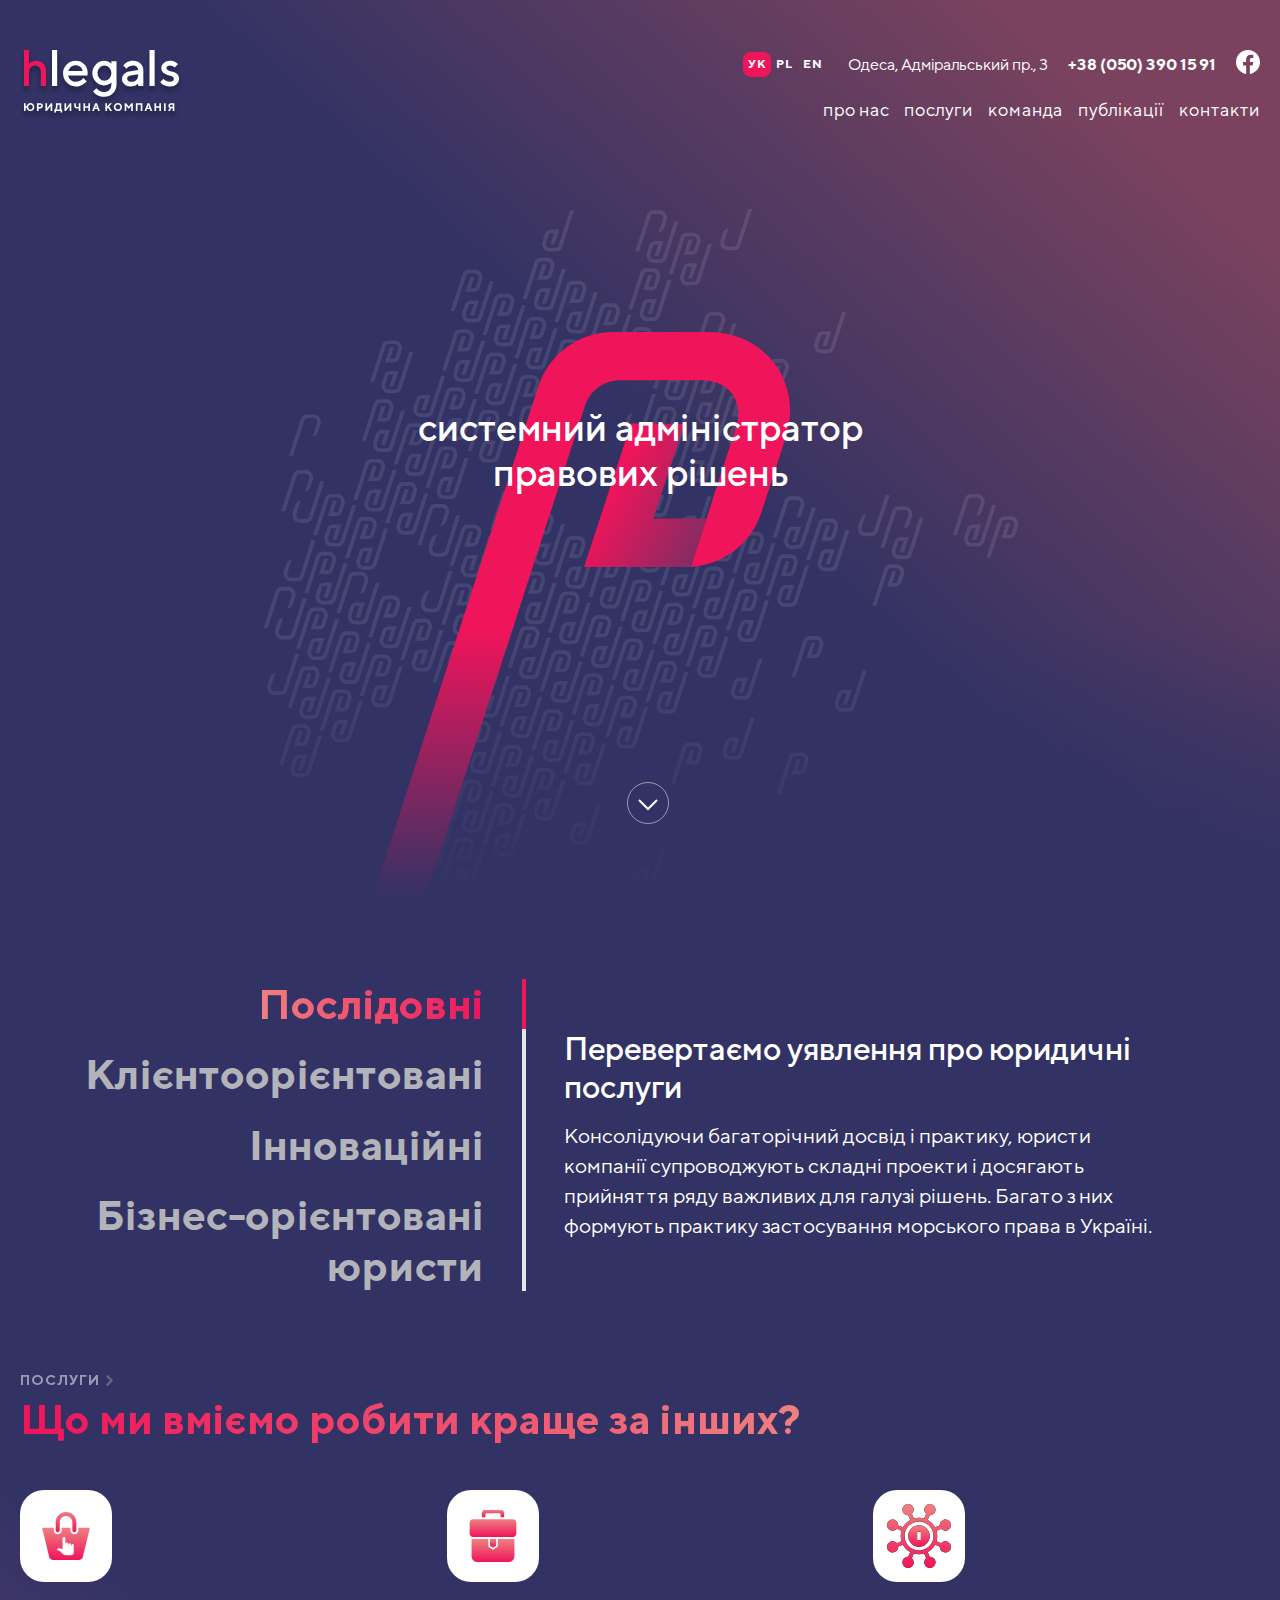
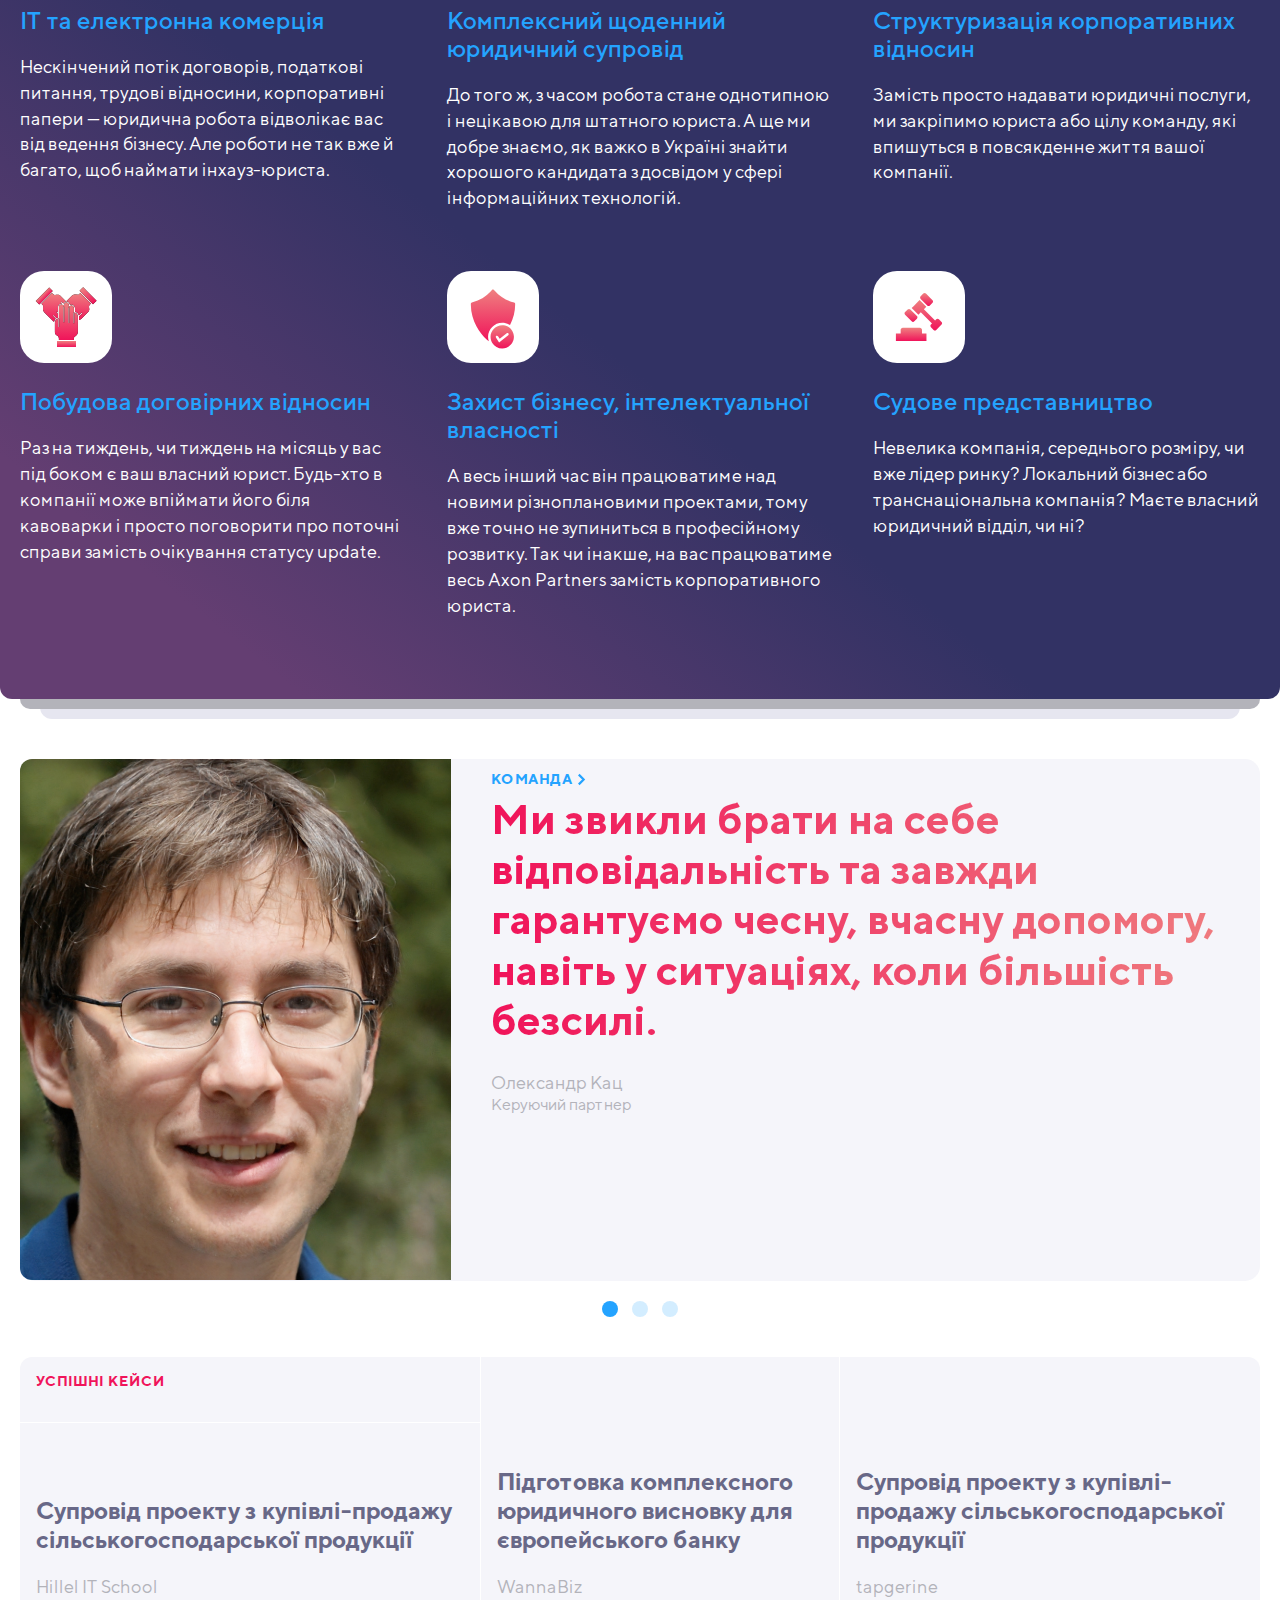
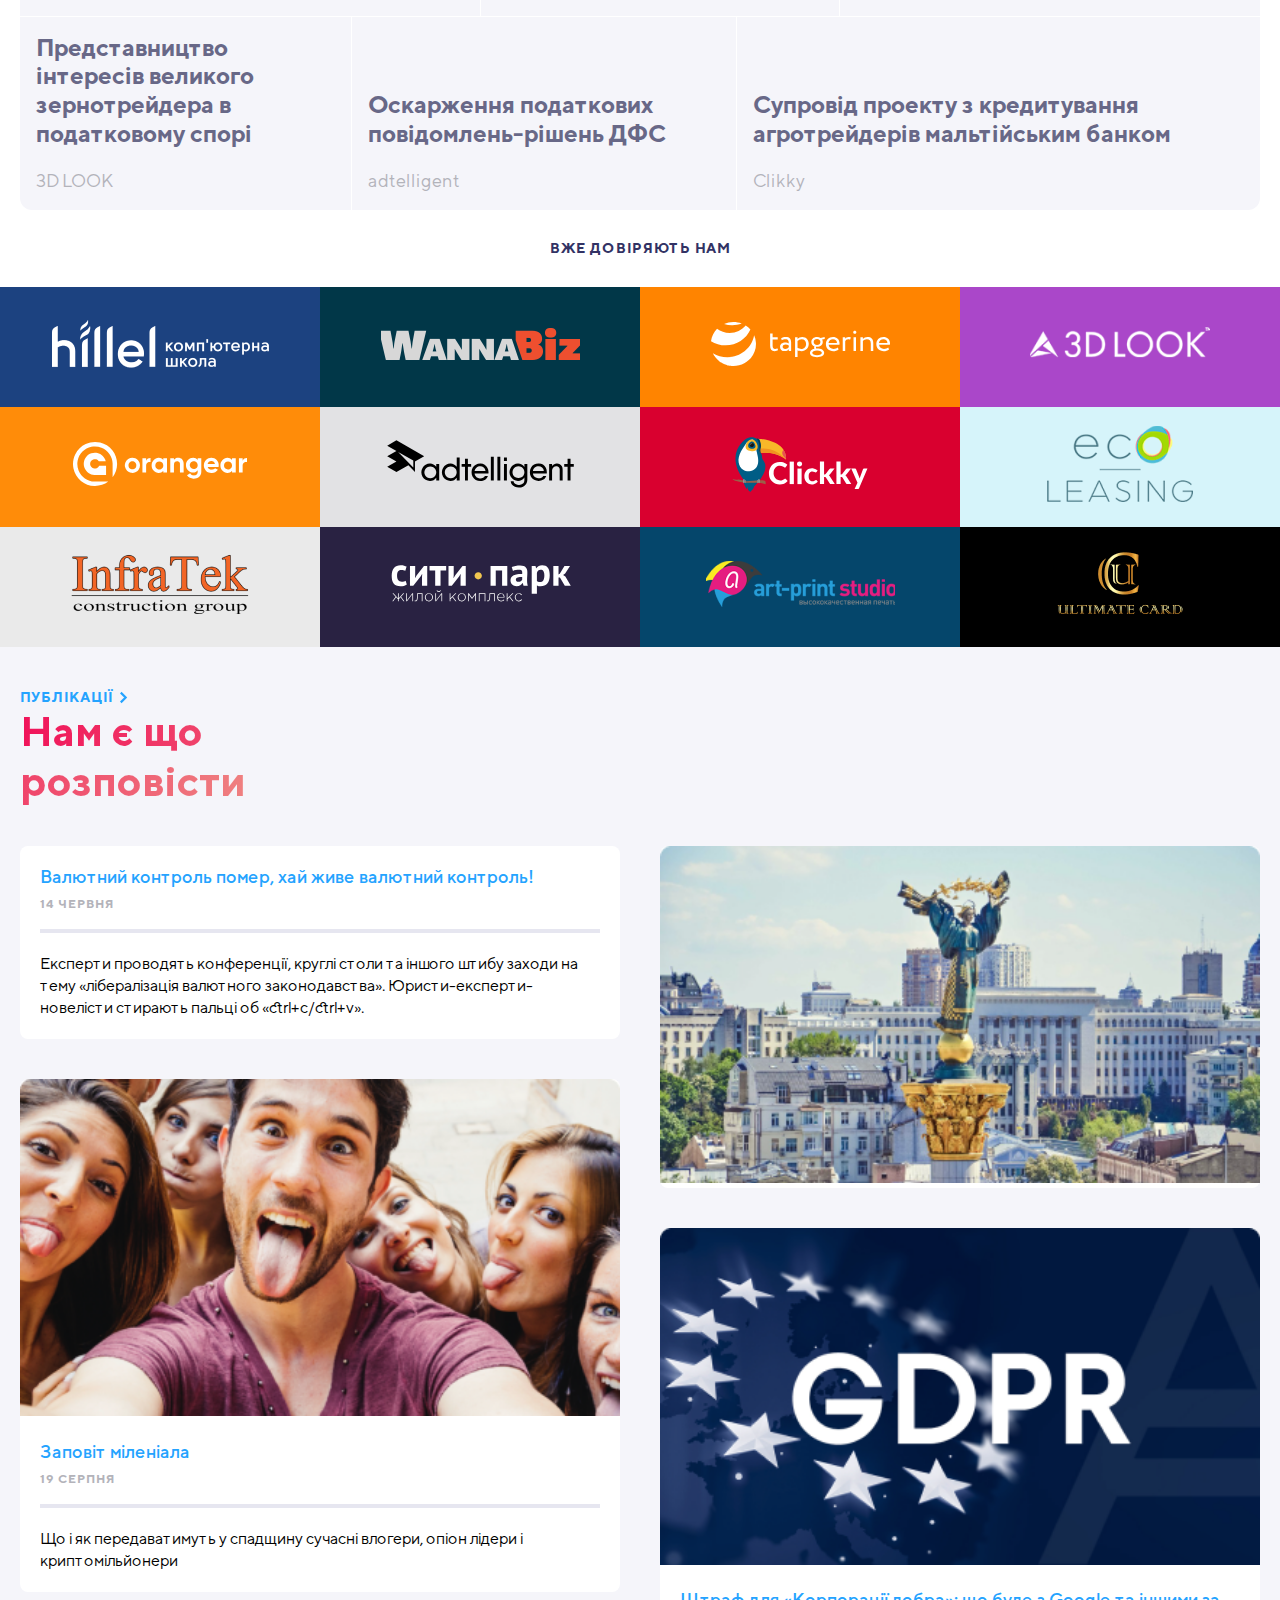
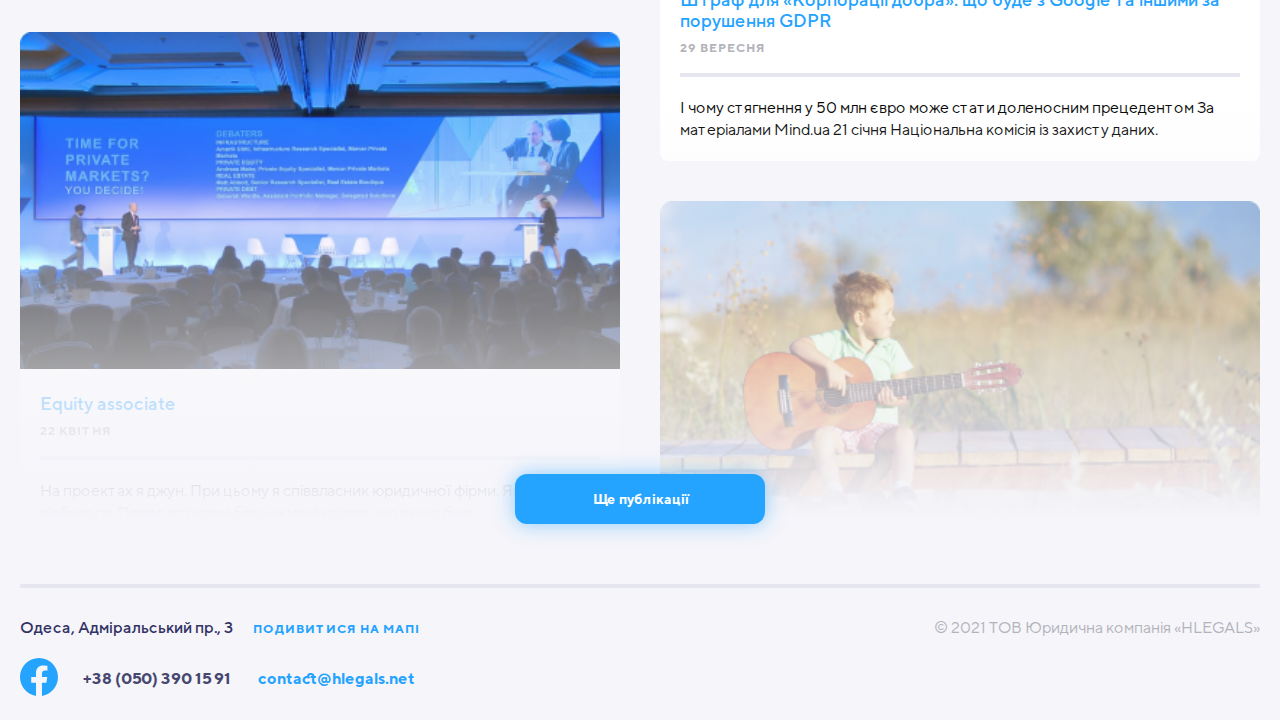
<file: index.html>
<!DOCTYPE html>
<html lang="zxx">

<head>
  <meta charset="UTF-8">
  <meta http-equiv="X-UA-Compatible" content="IE=edge">
  <meta name="viewport" content="width=device-width, initial-scale=1.0">
  <link rel="stylesheet" href="assets/css/style.css">
  <title>Hlegals</title>
</head>

<body>

  <header class="page-header">

    <div class="page-header__grid">
      <div class="page-header__logo">
        <img class="page-header__logo-image" src="assets/img/logomin.svg" alt="site logo">
        <img class="page-header__logo-img" src="assets/img/logo-minimum.svg" alt="logo">
      </div>

      <nav class="page-header__menu menu">
        <div class="menu__btn">
          <span class="menu__btn-row"></span>
          <span class="menu__btn-row"></span>
          <span class="menu__btn-row"></span>
        </div>

        <ul class="menu__list">
          <li class="menu__item">
            <a class="menu__link -active" href="about.html">про нас</a>
          </li>
          <li class="menu__item">
            <a class="menu__link" href="services.html">послуги</a>
          </li>
          <li class="menu__item">
            <a class="menu__link" href="team.html">команда</a>
          </li>
          <li class="menu__item">
            <a class="menu__link" href="">публікації</a>
          </li>
          <li class="menu__item">
            <a class="menu__link" href="">контакти</a>
          </li>
        </ul>

      </nav>

      <nav class="page-header__actions actions">
        <div class="actions__languages">
          <a class="actions__languages-link -active" href="">УК</a>
          <a class="actions__languages-link" href="">PL</a>
          <a class="actions__languages-link" href="">EN</a>
        </div>

        <address class="actions__locations">
          <a class="actions__locations-link" href="">Одеса, Адміральський пр., 3</a>
        </address>

        <div class="actions__phones">
          <a class="actions__phones-link" href="tel:+380503901591"> +38 (050) 390 15 91</a>
        </div>

        <div class="actions__socials">
          <a class="actions__socials-link" href="">
            <img class="actions__socials-image" src="assets/img/Facebook.svg" alt="facebook">
          </a>
        </div>
      </nav>
    </div>

    <div class="page-header__content">
      <h1 class="page-header__content-title">системний адміністратор правових рішень</h1>
      <img class="page-header__content-image" src="assets/img/letterP.svg" alt="logo letter P">
    </div>

    <div class="page-header__button">
      <img class="page-header__button-image" src="assets/img/scrolldown.svg" alt="scrolldown">
    </div>

  </header>

  <main class="page-main">

    <section class="experience">
      <h2 class="visually-hidden">Section title</h2>
      <div class="experience__container">

        <div class="slider">

          <div class="slider__headers">
            <div class="slider__header active"><span>Послідовні</span></div>
            <div class="slider__header"><span>Клієнтоорієнтовані</span></div>
            <div class="slider__header"><span>Інноваційні</span></div>
            <div class="slider__header"><span>Бізнес-орієнтовані юристи</span></div>
          </div>

          <div class="slider__notes">

            <div class="slider__note active">
              <h3 class="slider__note-title">Перевертаємо уявлення про юридичні послуги</h3>
              <p class="slider__note-description">Консолідуючи багаторічний досвід i практику, юристи компанії
                супроводжують складні проекти i досягають прийняття ряду важливих для галузі рішень. Багато з них
                формують практику застосування морського права в Україні.</p>
            </div>

            <div class="slider__note">
              <h3 class="slider__note-title">Клієнтоорієнтовані</h3>
              <p class="slider__note-description">Ми звикли брати на себе відповідальність та завжди гарантуємо чесну,
                вчасну допомогу, навіть у
                ситуаціях, коли більшість безсилі.
              </p>
            </div>

            <div class="slider__note">
              <h3 class="slider__note-title">Структуризація корпоративних відносин</h3>
              <p class="slider__note-description">Замість просто надавати юридичні послуги, ми закріпимо юриста або цілу
                команду, які впишуться в повсякденне життя вашої компанії. </p>
            </div>

            <div class="slider__note">
              <h3 class="slider__note-title">Захист бізнесу, інтелектуальної власності</h3>
              <p class="slider__note-description">Раз на тиждень, чи тиждень на місяць у вас під боком є ваш власний
                юрист. Будь-хто в компанії може впіймати його біля кавоварки i просто поговорити про поточні справи
                замість очікування статусу update.</p>
            </div>

          </div>

          <div class="slider__indicators">
            <div class="slider__indncator active"></div>
            <div class="slider__indncator"></div>
            <div class="slider__indncator"></div>
            <div class="slider__indncator"></div>
          </div>

        </div>

      </div>
    </section>


    <section class="services">
      <div class="container">
        <a class="services__link" href="">послуги</a>
        <h2 class="services__title"><span>Що ми вміємо робити краще за інших?</span></h2>

        <div class="services__wrap">

          <div class="services__item item-services">
            <div class="item-services__header">
              <h3 class="item-services__title">IT та електронна комерція</h3>
              <div class="item-services__picture">
                <img class="item-services__image" src="assets/img/commertion.svg" alt="електронна комерція">
              </div>
            </div>
            <p class="item-services__description">Нескінчений потік договорів, податкові питання, трудові відносини,
              корпоративні папери — юридична робота відволікає вас від ведення бізнесу. Але роботи не так вже й багато,
              щоб наймати інхауз-юриста. </p>
          </div>

          <div class="experience__item item-services">
            <div class="item-services__header">
              <h3 class="item-services__title">Комплексний щоденний юридичний супровід</h3>
              <div class="item-services__picture">
                <img class="item-services__image" src="assets/img/bag.svg" alt="юридичний супровід">
              </div>
            </div>
            <p class="item-services__description">До того ж, з часом робота стане однотипною і нецікавою для штатного
              юриста.
              А ще ми добре знаємо, як важко в Україні знайти хорошого кандидата з досвідом у сфері інформаційних
              технологій.</p>
          </div>

          <div class="experience__item item-services">
            <div class="item-services__header">
              <h3 class="item-services__title">Структуризація корпоративних відносин</h3>
              <div class="item-services__picture">
                <img class="item-services__image" src="assets/img/structure.svg" alt="корпоративних відносин">
              </div>
            </div>
            <p class="item-services__description">Замість просто надавати юридичні послуги, ми закріпимо юриста або цілу
              команду, які впишуться в повсякденне життя вашої компанії. </p>
          </div>

          <div class="experience__item item-services">
            <div class="item-services__header">
              <h3 class="item-services__title">Побудовa договірних відносин</h3>
              <div class="item-services__picture">
                <img class="item-services__image" src="assets/img/friendship.svg" alt="відносин">
              </div>
            </div>
            <p class="item-services__description">Раз на тиждень, чи тиждень на місяць у вас під боком є ваш власний
              юрист.
              Будь-хто в компанії може впіймати його біля кавоварки i просто поговорити про поточні справи замість
              очікування статусу update.
            </p>
          </div>

          <div class="experience__item item-services">
            <div class="item-services__header">
              <h3 class="item-services__title">Захист бізнесу, інтелектуальної власності</h3>
              <div class="item-services__picture">
                <img class="item-services__image" src="assets/img/protection.svg" alt="Захист бізнесу">
              </div>
            </div>
            <p class="item-services__description">А весь інший час він працюватиме над новими різноплановими проектами,
              тому
              вже точно не зупиниться в професійному розвитку. Так чи інакше, на вас працюватиме весь Axon Partners
              замість корпоративного юриста.
            </p>
          </div>

          <div class="experience__item item-services">
            <div class="item-services__header">
              <h3 class="item-services__title">Судове представництво</h3>
              <div class="item-services__picture">
                <img class="item-services__image" src="assets/img/tribunal.svg" alt="Судове представництво">
              </div>
            </div>
            <p class="item-services__description">Невелика компанія, середнього розміру, чи вже лідер ринку? Локальний
              бізнес
              або транснаціональна компанія? Маєте власний юридичний відділ, чи ні?
            </p>
          </div>

        </div>
      </div>

    </section>



    <section class="team">
      <h2 class="visually-hidden">Section description</h2>
      <div class="container">
        <div class="team__content">
          <blockquote class="team__title">
            Ми звикли брати на себе відповідальність та завжди гарантуємо чесну, вчасну
            допомогу, навіть у ситуаціях, коли більшість безсилі.
          </blockquote>

          <div class="team__link-team">
            <a class="team__link" href="">команда</a>
          </div>

          <div class="team__description">
            <p class="team__text">Олександр Кац</p>
            <p class="team__copyright">Керуючий партнер</p>
          </div>

          <div class="team__picture">
            <img class="team__image" src="assets/img/olexandr.png" alt="Олександр Олександровський">
            <img class="team__image-min" src="assets/img/olexand-min.svg" alt="min">
          </div>
        </div>

        <div class="team__indicators">
          <div class="team__indncator active"></div>
          <div class="team__indncator"></div>
          <div class="team__indncator"></div>
        </div>
      </div>
    </section>

    <section class="case">
      <div class="container">
        <div class="case__content">
          <div class="case_grid grid">
            <div class="grid__first">
              <h2 class="grid__first-title">Успішні кейси</h2>
            </div>

            <div class="grid__second">
              <h3 class="grid__second-title">Супровід проекту з купівлі-продажу сільськогосподарської продукції</h3>
              <div class="grid__second-wrap">
                <a class="grid__second-link" href="">Hillel IT School</a>
              </div>
            </div>

            <div class="grid__third">
              <h3 class="grid__third-title">Підготовка комплексного юридичного висновку для європейського банку</h3>
              <div class="grid__third-wrap">
                <a class="grid__third-link" href="">WannaBiz</a>
              </div>
            </div>

            <div class="grid__fourth">
              <h3 class="grid__fourth-title">Супровід проекту з купівлі-продажу сільськогосподарської продукції</h3>
              <div class="grid__fourth-wrap">
                <a class="grid__fourth-link" href="">tapgerine</a>
              </div>
            </div>

            <div class="grid__fifth">
              <h3 class="grid__fifth-title">Представництво інтересів великого зернотрейдера в податковому спорі</h3>
              <div class="grid__fifth-wrap">
                <a class="grid__fifth-link" href="">3D LOOK</a>
              </div>
            </div>

            <div class="grid__sixth">
              <h3 class="grid__sixth-title">Оскарження податкових повідомлень-рішень ДФС</h3>
              <div class="grid__sixth-wrap">
                <a class="grid__sixth-link" href="">adtelligent</a>
              </div>
            </div>

            <div class="grid__seventh">
              <h3 class="grid__seventh-title">Супровід проекту з кредитування агротрейдерів мальтійським банком</h3>
              <div class="grid__seventh-wrap">
                <a class="grid__seventh-link" href="">Clikky</a>
              </div>
            </div>

          </div>
        </div>
      </div>
    </section>

    <section class="companies">
      <div class="companies__container">
        <h2 class="companies__title">Вже довіряють нам</h2>
        <div class="companies__grid">
          <div class="companies__item companies__item--hillel">
            <a class="companies__link" href="">
              <img class="companies__image" src="assets/img/hillel.png" alt="hillel">
            </a>
          </div>

          <div class="companies__item companies__item--wannabiz">
            <a class="companies__link" href="">
              <img class="companies__image" src="assets/img/wannabiz.png" alt="wannabiz">
            </a>
          </div>

          <div class="companies__item companies__item--tapgerine">
            <a class="companies__link" href="">
              <img class="companies__image" src="assets/img/tapgerine.svg" alt="tapgerine">
            </a>
          </div>

          <div class="companies__item companies__item--3dlook">
            <a class="companies__link" href="">
              <img class="companies__image" src="assets/img/3dlook.png" alt="3dlook">
            </a>
          </div>

          <div class="companies__item companies__item--orange">
            <a class="companies__link" href="">
              <img class="companies__image" src="assets/img/orange.svg" alt="orange">
            </a>
          </div>

          <div class="companies__item companies__item--adteligent">
            <a class="companies__link" href="">
              <img class="companies__image" src="assets/img/adtelligent.svg" alt="adtelligent">
            </a>
          </div>

          <div class="companies__item companies__item--clickky">
            <a class="companies__link" href="">
              <img class="companies__image" src="assets/img/clickky.svg" alt="clickky">
            </a>
          </div>

          <div class="companies__item companies__item--ecolease">
            <a class="companies__link" href="">
              <img class="companies__image" src="assets/img/ecolease.png" alt="ecolease">
            </a>
          </div>

          <div class="companies__item companies__item--infratek">
            <a class="companies__link" href="">
              <img class="companies__image" src="assets/img/infratek.png" alt="infratek">
            </a>
          </div>

          <div class="companies__item companies__item--citypark">
            <a class="companies__link" href="">
              <img class="companies__image" src="assets/img/city-park.svg" alt="city-park">
            </a>
          </div>

          <div class="companies__item companies__item--artprint">
            <a class="companies__link" href="">
              <img class="companies__image" src="assets/img/artprint.png" alt="artprint">
            </a>
          </div>

          <div class="companies__item companies__item--ultimate">
            <a class="companies__link" href="">
              <img class="companies__image" src="assets/img/ultimate-card.png" alt="ultimate-card">
            </a>
          </div>
        </div>
      </div>

    </section>

    <section class="publication">
      <div class="container">
        <strong>
          <a class="publication__link" href="#">публікації</a>
        </strong>
        <h2 class="publication__title"><span>Нам є що розповісти</span></h2>

        <div class="publication__wrap">
          <article class="publication-item">
            <h3 class="publication-item__title"><a class="publication-item__title-link" href="#">Валютний контроль
                помер,
                хай живе валютний контроль!</a></h3>
            <time datetime="06-14" class="publication-item__date">14 червня</time>
            <p class="publication-item__desription">Експерти проводять конференції, круглі столи та іншого штибу заходи
              на тему «лібералізація валютного законодавства». Юристи-експерти-новелісти стирають пальці об
              «ctrl+c/ctrl+v».</p>
          </article>

          <article class="publication-item">
            <img class="publication-item__imgage" src="assets/img/publication-4.png" alt="publication-1">
            <h3 class="publication-item__title"><a class="publication-item__title-link" href="#">Заповiт мiленiала</a>
            </h3>
            <time datetime="08-19" class="publication-item__date">19 серпня</time>
            <p class="publication-item__desription">Що i як передаватимуть у спадщину сучаснi влогери, опiон лiдери i
              криптомiльйонери
            </p>
          </article>

          <article class="publication-item">
            <img class="publication-item__imgage" src="assets/img/publication-2.png" alt="publication-2">
            <h3 class="publication-item__title"><a class="publication-item__title-link" href="#">Equity associate</a>
            </h3>
            <time datetime="04-22" class="publication-item__date">22 квітня</time>
            <p class="publication-item__desription">На проектах я джун. При цьому я співвласник юридичної фірми. Як це
              відбулося. Перед вступом батьки мені казали, що якщо буду…</p>
          </article>

          <article class="publication-item">
            <h3 class="visually-hidden">Article title</h3>
            <img class="publication-item__imgage" src="assets/img/publication-5.png" alt="publication-3">
          </article>

          <article class="publication-item">
            <img class="publication-item__imgage" src="assets/img/publication-3.png" alt="publication-4">
            <h3 class="publication-item__title"><a class="publication-item__title-link" href="#">Штраф для «Корпорації
                добра»: що буде з Google та іншими за порушення
                GDPR</a></h3>
            <time datetime="09-29" class="publication-item__date">29 вересня</time>
            <p class="publication-item__desription">І чому стягнення у 50 млн євро може стати доленосним прецедентом За
              матеріалами Mind.ua 21 січня Національна комісія із захисту даних.</p>
          </article>

          <article class="publication-item">
            <h3 class="visually-hidden">Article title</h3>
            <img class="publication-item__imgage" src="assets/img/publication-6.png" alt="publication-5">
          </article>
        </div>

        <button class="publication__button">Ще публікації</button>

      </div>
    </section>
  </main>

  <footer class="page-footer">
    <div class="page-footer__container">

      <div class="page-footer__content">

        <nav class="page-footer__menu">

          <address class="page-footer__locations">
            <a class="page-footer__locations-link" href="">Одеса, Адміральський пр., 3</a>
          </address>

          <div class="page-footer__map">
            <a class="page-footer__map-link" href="">Подивитися на мапі</a>
          </div>

          <div class="page-footer__socials">
            <a class="page-footer__socials-link" href="">
              <img class="page-footer__socials-image" src="assets/img/facebook-active.svg" alt="facebook">
            </a>
          </div>

          <div class="page-footer__phones">
            <a class="page-footer__phones-link" href="tel:+380503901591"> +38 (050) 390 15 91</a>
          </div>

          <div class="page-footer__email">
            <a class="page-footer__email-link" href="mailto:contact@hlegals.net">contact@hlegals.net</a>
          </div>
        </nav>

        <div class="page-footer__copyright">
          <p class="page-footer__copyright-text">© 2021 ТОВ Юридична компанія «HLEGALS»</p>
        </div>
      </div>
    </div>
  </footer>

  <script src="https://ajax.googleapis.com/ajax/libs/jquery/3.6.1/jquery.min.js"></script>
  <script src="./assets/js/main.js"></script>
</body>

</html>
</file>
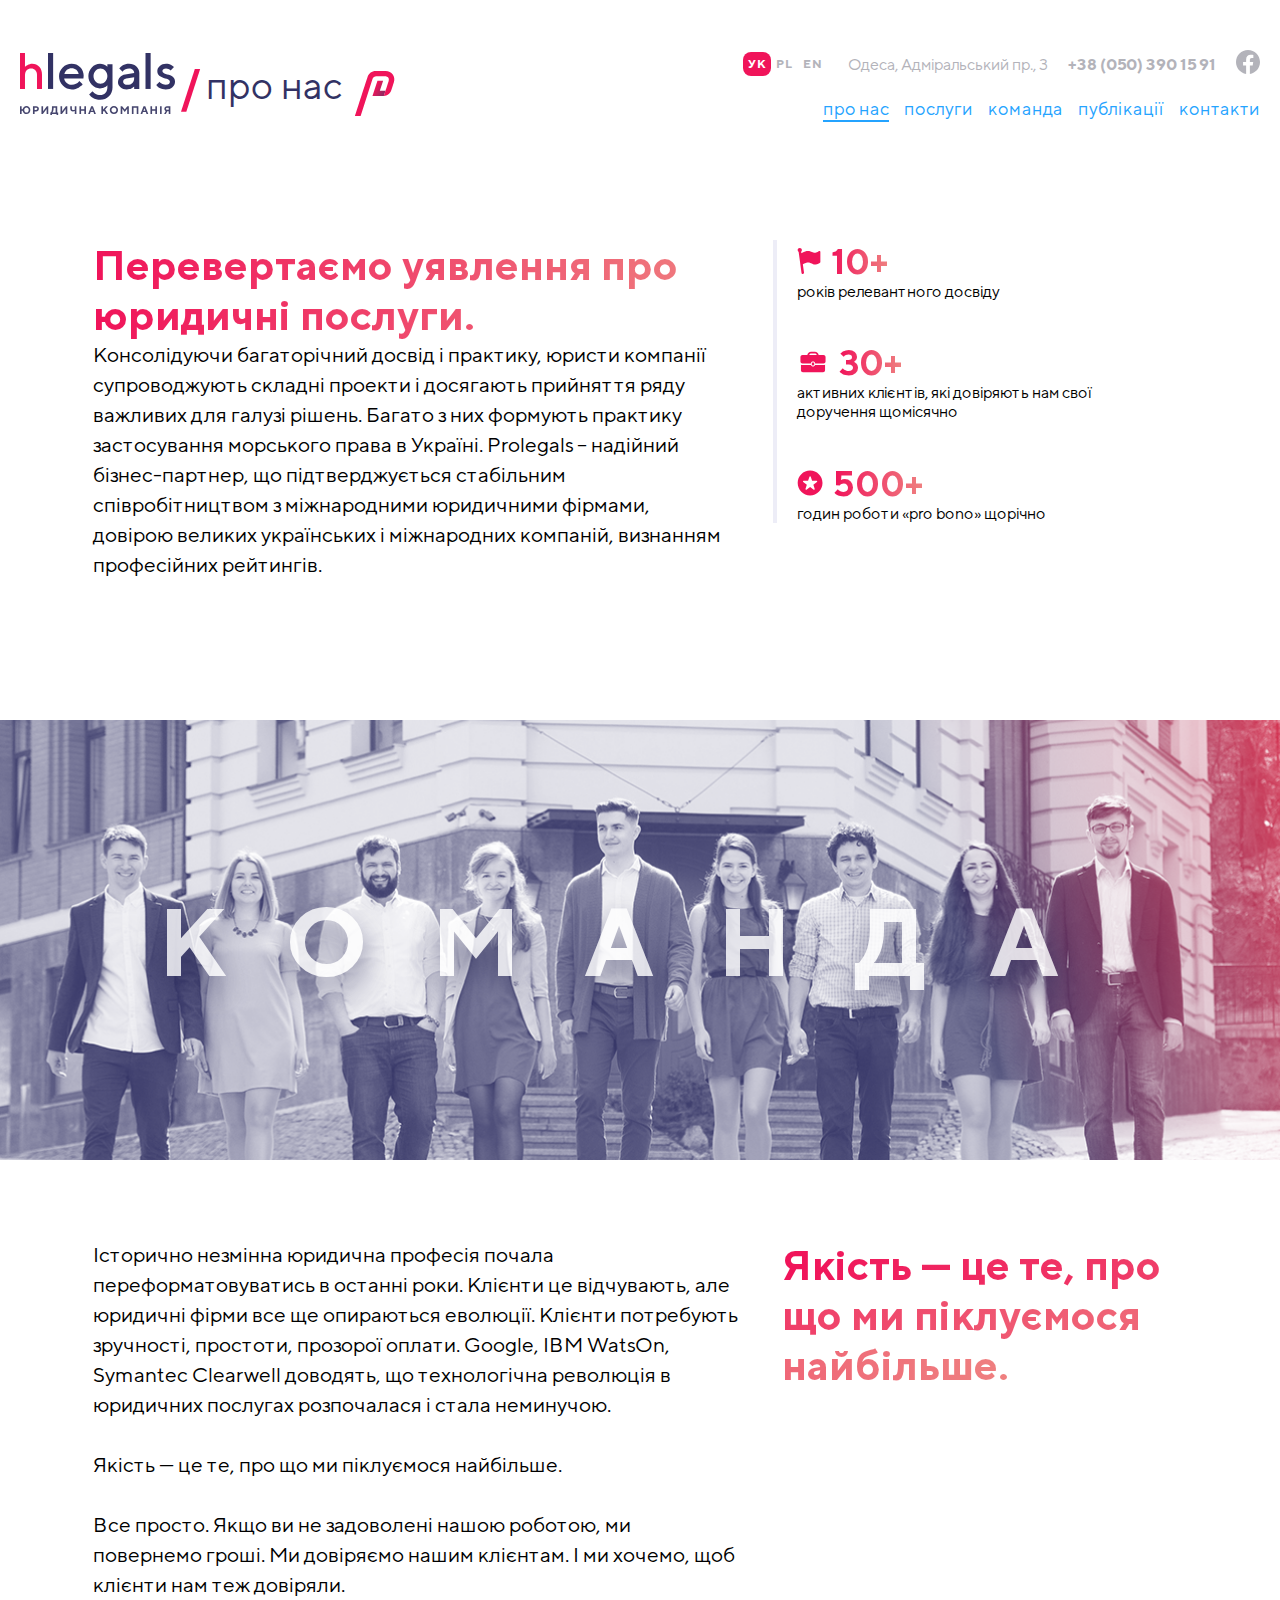
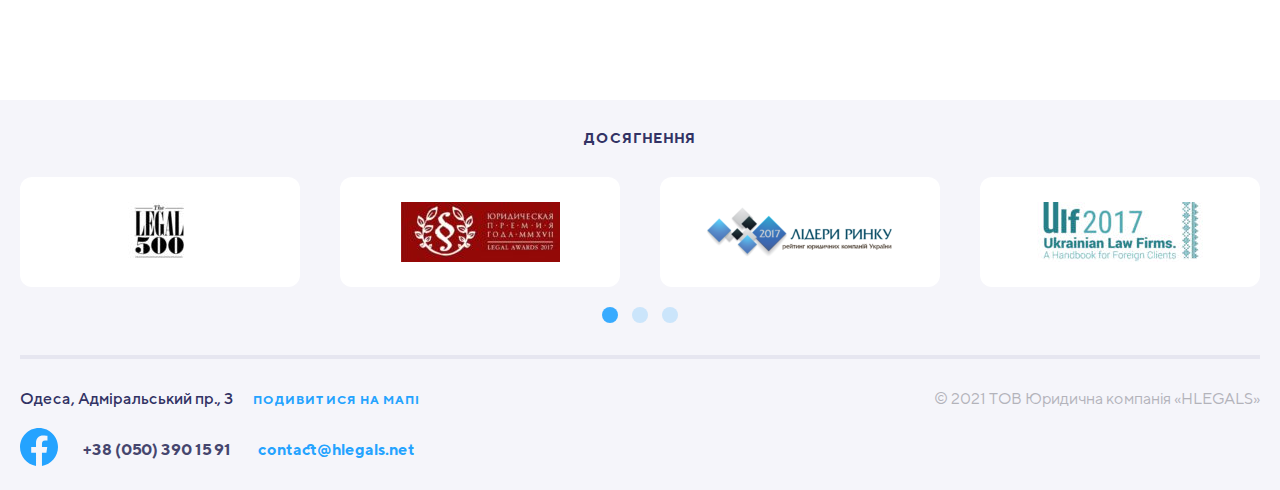
<file: about.html>
<!DOCTYPE html>
<html lang="zxx">

<head>
  <meta charset="UTF-8">
  <meta http-equiv="X-UA-Compatible" content="IE=edge">
  <meta name="viewport" content="width=device-width, initial-scale=1.0">
  <link rel="stylesheet" href="assets/css/style.css">
  <title>About Hlegals</title>
</head>

<body>

  <header class="page-header page-header--about">

    <div class="page-header__grid page-header__grid--alt">
      <div class="page-header__logo page-header__logo--secondary">
        <a class="page-header__logo-link" href="index.html">
          <img class="page-header__logo-image" src="assets/img/logo-about.svg" alt="logo">
          <img class="page-header__logo-img" src="assets/img/logo-about-min.svg" alt="logo">
        </a>
        <span class="page-header__logo-title--about">про нас</span>
      </div>

      <nav class="page-header__menu menu menu--alt">
        <div class="menu__btn menu__btn--alt menu__btn--second">
          <span class="menu__btn-row menu__btn-row--second"></span>
          <span class="menu__btn-row menu__btn-row--second"></span>
          <span class="menu__btn-row menu__btn-row--second"></span>
        </div>

        <ul class="menu__list menu__list--alt menu__list--about">
          <li class="menu__item menu__item--active menu__item--second">
            <a class="menu__link menu__link--about" href="">про нас</a>
          </li>
          <li class="menu__item menu__item">
            <a class="menu__link menu__link--about" href="services.html">послуги</a>
          </li>
          <li class="menu__item">
            <a class="menu__link menu__link--about" href="team.html">команда</a>
          </li>
          <li class="menu__item">
            <a class="menu__link menu__link--about" href="">публікації</a>
          </li>
          <li class="menu__item">
            <a class="menu__link menu__link--about" href="">контакти</a>
          </li>
        </ul>

      </nav>

      <nav class="page-header__actions actions actions--alt actions--second">
        <div class="actions__languages">
          <a class="actions__languages-link -active" href="">УК</a>
          <a class="actions__languages-link" href="">PL</a>
          <a class="actions__languages-link" href="">EN</a>
        </div>

        <address class="actions__locations actions__locations--alt actions__locations--about">
          <a class="actions__locations-link" href="">Одеса, Адміральський пр., 3</a>
        </address>

        <div class="actions__phones actions__phones--alt">
          <a class="actions__phones-link" href="tel:+380503901591"> +38 (050) 390 15 91</a>
        </div>

        <div class="actions__socials actions__socials--alt">
          <a class="actions__socials-link" href="">
            <img class="actions__socials-image" src="assets/img/facebook-gray.svg" alt="facebook">
          </a>
        </div>
      </nav>
    </div>
  </header>

  <main class="main-about">

    <section class="flip">
      <div class="flip__container">
        <div class="flip__wrap">
          <div class="flip__content">
            <h2 class="flip__title">Перевертаємо уявлення про юридичні послуги.</h2>
            <p class="flip__description">Консолідуючи багаторічний досвід i практику, юристи компанії супроводжують
              складні проекти i досягають
              прийняття ряду важливих для галузі рішень. Багато з них формують практику застосування морського права в
              Україні.
              Prolegals – надійний бізнес-партнер, що підтверджується стабільним співробітництвом з міжнародними
              юридичними фірмами, довірою великих українських i міжнародних компаній, визнанням професійних рейтингів.
            </p>
          </div>
          <div class="flip__count">
            <div class="flip__count-wrap">
              <div class="flip__count-content">
                <div class="flip__count-header">
                  <img class="flip__count-image" src="assets/img/flag-about.svg" alt="flag">
                  <h3 class="flip__count-title"><span class="flip__count-bg">10+</span></h3>
                </div>

                <p class="lip__count-description">років релевантного досвіду</p>
              </div>

              <div class="flip__count-content">
                <div class="flip__count-header">
                  <img class="flip__count-image" src="assets/img/bag-about.svg" alt="flag">
                  <h3 class="flip__count-title"><span class="flip__count-bg">30+</span></h3>
                </div>
                <p class="lip__count-description">активних клієнтів, які довіряють нам свої доручення щомісячно</p>
              </div>

              <div class="flip__count-content">
                <div class="flip__count-header">
                  <img class="flip__count-image" src="assets/img/star-about.svg" alt="flag">
                  <h3 class="flip__count-title"><span class="flip__count-bg">500+</span></h3>
                </div>
                <p class="lip__count-description">годин роботи «pro bono» щорічно</p>
              </div>
            </div>
          </div>
        </div>

      </div>
    </section>

    <section class="about-team">
      <div class="about-team__container">

        <h2 class="about-team__title">команда</h2>
    </section>

    <section class="quality">
      <div class="quality__container">
        <div class="quality__content">
          <h2 class="quality__title"> <span>Якість — це те, про що ми піклуємося найбільше.</span></h2>
          <div class="quality__description">
            <p>Історично незмінна юридична професія почала переформатовуватись в останні
              роки. Клієнти це відчувають, але юридичні фірми все ще опираються еволюції. Клієнти потребують зручності,
              простоти, прозорої оплати. Google, IBM WatsОn, Symantec Clearwell доводять, що технологічна революція в
              юридичних послугах розпочалася і стала неминучою.</p>
            <br>
            <p>Якість — це те, про що ми піклуємося найбільше.</p>
            <br>
            <p>Все просто. Якщо ви не задоволені нашою роботою, ми повернемо гроші. Ми довіряємо нашим клієнтам. І ми
              хочемо, щоб клієнти нам теж довіряли.</p>
          </div>
        </div>

      </div>
    </section>

    <section class="achievements">
      <div class="container">
        <h2 class="achievements__title">Досягнення</h2>
        <div class="achievements__grid">
          <div class="achievements__item">
            <img class="achievements__image" src="assets/img/adver-first.png" alt="first">
            <img class="achievements__img" src="assets/img/adver-first-min.png" alt="first-min">
          </div>

          <div class="achievements__item">
            <img class="achievements__image" src="assets/img/adver-second.png" alt="second">
            <img class="achievements__img" src="assets/img/adver-second-min.png" alt="second-min">
          </div>

          <div class="achievements__item">
            <img class="achievements__image" src="assets/img/adver-third.png" alt="third">
          </div>

          <div class="achievements__item">
            <img class="achievements__image" src="assets/img/adver-four.png" alt="four">
          </div>

        </div>

        <div class="achievements__indicators">
          <div class="achievements__indicator active"></div>
          <div class="achievements__indicator"></div>
          <div class="achievements__indicator"></div>
          <div class="achievements__indicator"></div>
          <div class="achievements__indicator"></div>
          <div class="achievements__indicator"></div>
        </div>
      </div>
    </section>
  </main>

  <footer class="page-footer page-footer--alt">
    <div class="page-footer__container">

      <div class="page-footer__content page-footer__content--alt page-footer__content--about">

        <nav class="page-footer__menu">

          <address class="page-footer__locations">
            <a class="page-footer__locations-link" href="">Одеса, Адміральський пр., 3</a>
          </address>

          <div class="page-footer__map">
            <a class="page-footer__map-link" href="">Подивитися на мапі</a>
          </div>

          <div class="page-footer__socials">
            <a class="page-footer__socials-link" href="">
              <img class="page-footer__socials-image" src="assets/img/facebook-active.svg" alt="facebook">
            </a>
          </div>

          <div class="page-footer__phones">
            <a class="page-footer__phones-link" href="tel:+380503901591"> +38 (050) 390 15 91</a>
          </div>

          <div class="page-footer__email">
            <a class="page-footer__email-link" href="mailto:contact@hlegals.net">contact@hlegals.net</a>
          </div>
        </nav>

        <div class="page-footer__copyright">
          <p class="page-footer__copyright-text">© 2021 ТОВ Юридична компанія «HLEGALS»</p>
        </div>
      </div>
    </div>
  </footer>

</body>

</html>
</file>
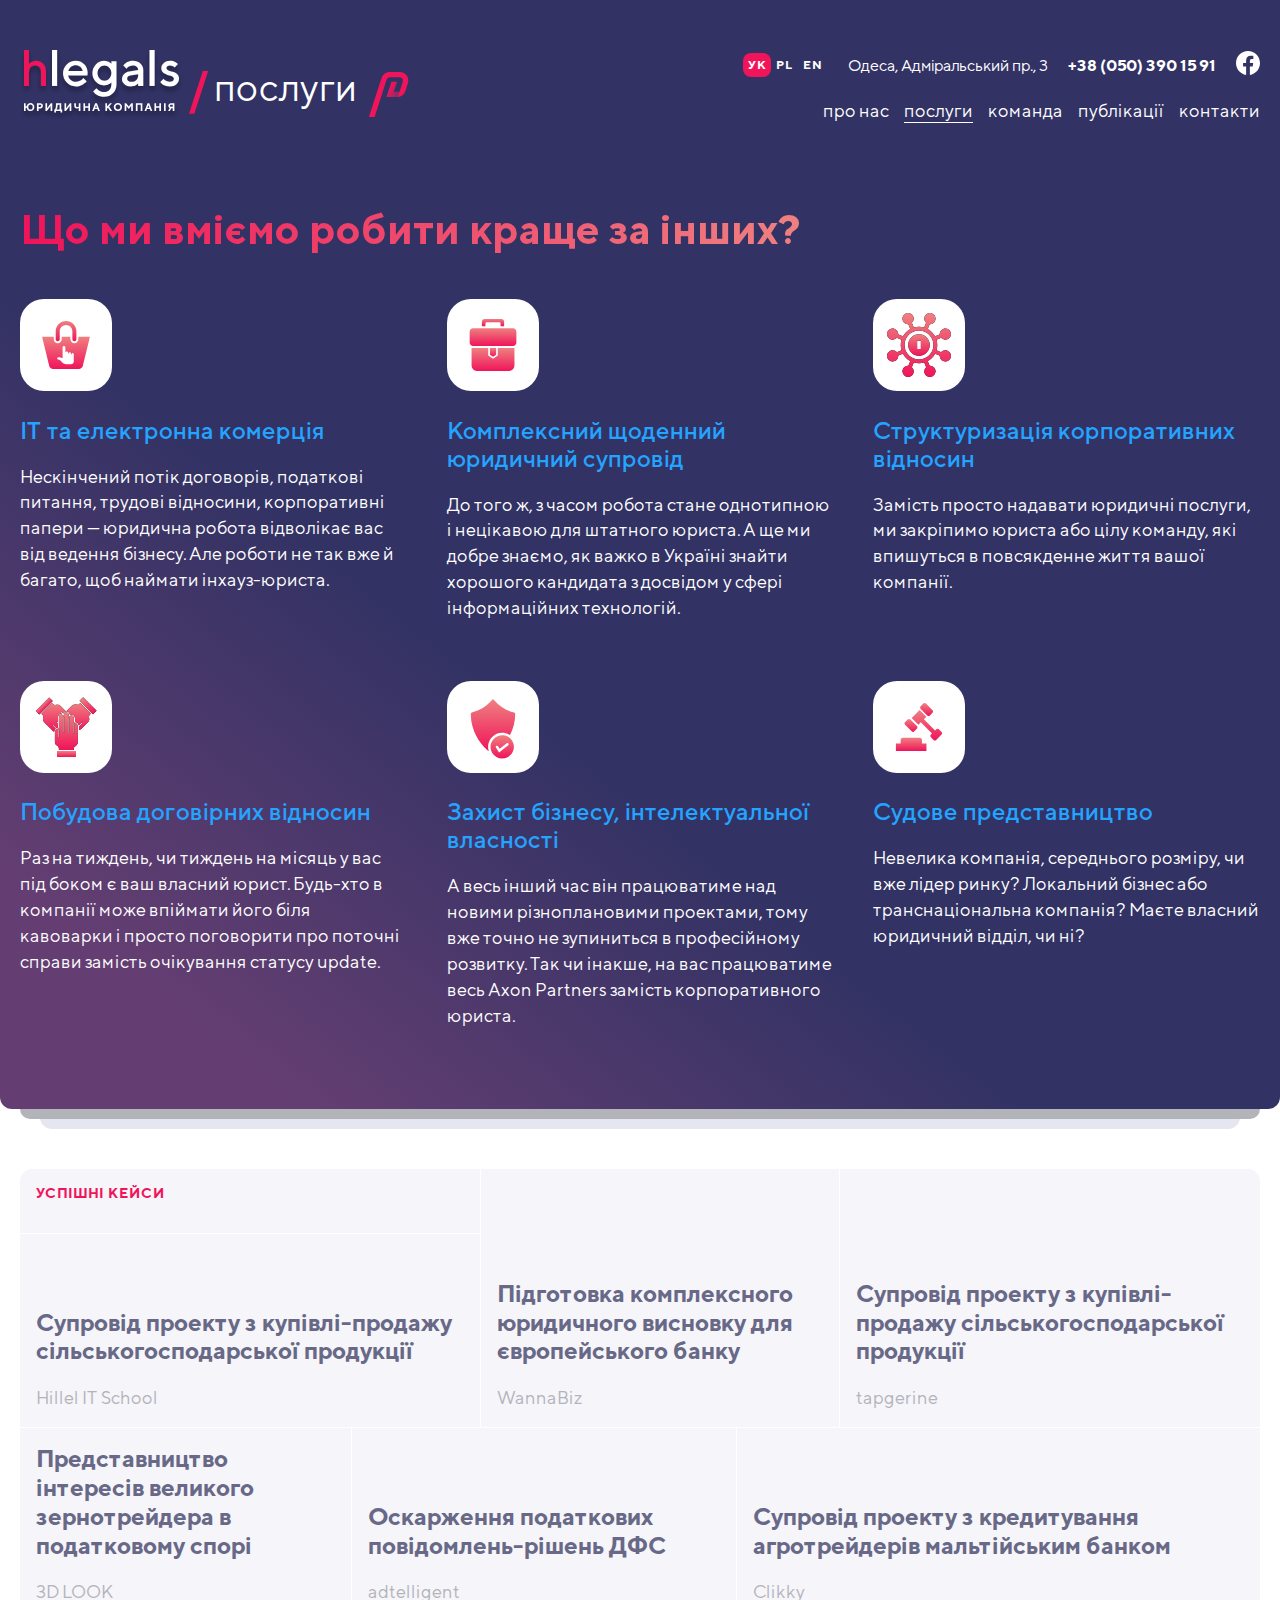
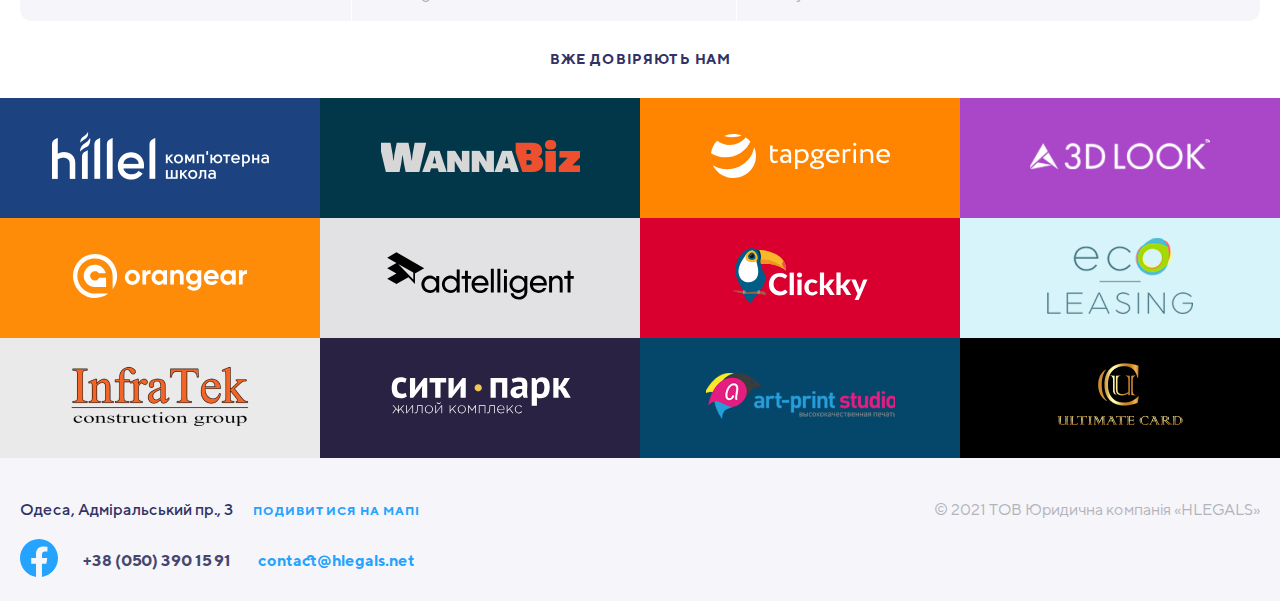
<file: services.html>
<!DOCTYPE html>
<html lang="zxx">

<head>
  <meta charset="UTF-8">
  <meta http-equiv="X-UA-Compatible" content="IE=edge">
  <meta name="viewport" content="width=device-width, initial-scale=1.0">
  <link rel="stylesheet" href="assets/css/style.css">
  <title>Services Hlegals</title>
</head>

<body>

  <header class="page-header page-header--alt">

    <div class="page-header__grid page-header__grid--alt">
      <div class="page-header__logo page-header__logo--secondary">
        <a class="page-header__logo-link" href="index.html">
          <img class="page-header__logo-image" src="assets/img/logomin.svg" alt="logo">
          <img class="page-header__logo-img" src="assets/img/logo-minimum.svg" alt="logo">
        </a>
        <span class="page-header__logo-title">послуги</span>
      </div>

      <nav class="page-header__menu menu menu--alt">
        <div class="menu__btn menu__btn--alt">
          <span class="menu__btn-row"></span>
          <span class="menu__btn-row"></span>
          <span class="menu__btn-row"></span>
        </div>

        <ul class="menu__list menu__list--alt">
          <li class="menu__item">
            <a class="menu__link " href="about.html">про нас</a>
          </li>
          <li class="menu__item menu__item--active">
            <a class="menu__link" href="">послуги</a>
          </li>
          <li class="menu__item">
            <a class="menu__link" href="team.html">команда</a>
          </li>
          <li class="menu__item">
            <a class="menu__link" href="">публікації</a>
          </li>
          <li class="menu__item">
            <a class="menu__link" href="">контакти</a>
          </li>
        </ul>

      </nav>

      <nav class="page-header__actions actions actions--alt">
        <div class="actions__languages">
          <a class="actions__languages-link -active" href="">УК</a>
          <a class="actions__languages-link" href="">PL</a>
          <a class="actions__languages-link" href="">EN</a>
        </div>

        <address class="actions__locations actions__locations--alt">
          <a class="actions__locations-link" href="">Одеса, Адміральський пр., 3</a>
        </address>

        <div class="actions__phones actions__phones--alt">
          <a class="actions__phones-link" href="tel:+380503901591"> +38 (050) 390 15 91</a>
        </div>

        <div class="actions__socials actions__socials--alt">
          <a class="actions__socials-link" href="">
            <img class="actions__socials-image" src="assets/img/Facebook.svg" alt="facebook">
          </a>
        </div>
      </nav>
    </div>
  </header>

  <main>
    <section class="services">
      <div class="container">
        <h2 class="services__title"><span>Що ми вміємо робити краще за інших?</span></h2>

        <div class="services__wrap">

          <div class="services__item item-services">
            <div class="item-services__header">
              <h3 class="item-services__title">IT та електронна комерція</h3>
              <div class="item-services__picture">
                <img class="item-services__image" src="assets/img/commertion.svg" alt="електронна комерція">
              </div>
            </div>
            <p class="item-services__description">Нескінчений потік договорів, податкові питання, трудові відносини,
              корпоративні папери — юридична робота відволікає вас від ведення бізнесу. Але роботи не так вже й багато,
              щоб наймати інхауз-юриста. </p>
          </div>

          <div class="experience__item item-services">
            <div class="item-services__header">
              <h3 class="item-services__title">Комплексний щоденний юридичний супровід</h3>
              <div class="item-services__picture">
                <img class="item-services__image" src="assets/img/bag.svg" alt="юридичний супровід">
              </div>
            </div>
            <p class="item-services__description">До того ж, з часом робота стане однотипною і нецікавою для штатного
              юриста.
              А ще ми добре знаємо, як важко в Україні знайти хорошого кандидата з досвідом у сфері інформаційних
              технологій.</p>
          </div>

          <div class="experience__item item-services">
            <div class="item-services__header">
              <h3 class="item-services__title">Структуризація корпоративних відносин</h3>
              <div class="item-services__picture">
                <img class="item-services__image" src="assets/img/structure.svg" alt="корпоративних відносин">
              </div>
            </div>
            <p class="item-services__description">Замість просто надавати юридичні послуги, ми закріпимо юриста або цілу
              команду, які впишуться в повсякденне життя вашої компанії. </p>
          </div>

          <div class="experience__item item-services">
            <div class="item-services__header">
              <h3 class="item-services__title">Побудовa договірних відносин</h3>
              <div class="item-services__picture">
                <img class="item-services__image" src="assets/img/friendship.svg" alt="відносин">
              </div>
            </div>
            <p class="item-services__description">Раз на тиждень, чи тиждень на місяць у вас під боком є ваш власний
              юрист.
              Будь-хто в компанії може впіймати його біля кавоварки i просто поговорити про поточні справи замість
              очікування статусу update.
            </p>
          </div>

          <div class="experience__item item-services">
            <div class="item-services__header">
              <h3 class="item-services__title">Захист бізнесу, інтелектуальної власності</h3>
              <div class="item-services__picture">
                <img class="item-services__image" src="assets/img/protection.svg" alt="Захист бізнесу">
              </div>
            </div>
            <p class="item-services__description">А весь інший час він працюватиме над новими різноплановими проектами,
              тому
              вже точно не зупиниться в професійному розвитку. Так чи інакше, на вас працюватиме весь Axon Partners
              замість корпоративного юриста.
            </p>
          </div>

          <div class="experience__item item-services">
            <div class="item-services__header">
              <h3 class="item-services__title">Судове представництво</h3>
              <div class="item-services__picture">
                <img class="item-services__image" src="assets/img/tribunal.svg" alt="Судове представництво">
              </div>
            </div>
            <p class="item-services__description">Невелика компанія, середнього розміру, чи вже лідер ринку? Локальний
              бізнес
              або транснаціональна компанія? Маєте власний юридичний відділ, чи ні?
            </p>
          </div>

        </div>
      </div>

    </section>

    <section class="case case--alt">
      <div class="container">
        <div class="case__content">
          <div class="case_grid grid">
            <div class="grid__first">
              <h2 class="grid__first-title">Успішні кейси</h2>
            </div>

            <div class="grid__second">
              <h3 class="grid__second-title">Супровід проекту з купівлі-продажу сільськогосподарської продукції</h3>
              <div class="grid__second-wrap">
                <a class="grid__second-link" href="">Hillel IT School</a>
              </div>
            </div>

            <div class="grid__third">
              <h3 class="grid__third-title">Підготовка комплексного юридичного висновку для європейського банку</h3>
              <div class="grid__third-wrap">
                <a class="grid__third-link" href="">WannaBiz</a>
              </div>
            </div>

            <div class="grid__fourth">
              <h3 class="grid__fourth-title">Супровід проекту з купівлі-продажу сільськогосподарської продукції</h3>
              <div class="grid__fourth-wrap">
                <a class="grid__fourth-link" href="">tapgerine</a>
              </div>
            </div>

            <div class="grid__fifth">
              <h3 class="grid__fifth-title">Представництво інтересів великого зернотрейдера в податковому спорі</h3>
              <div class="grid__fifth-wrap">
                <a class="grid__fifth-link" href="">3D LOOK</a>
              </div>
            </div>

            <div class="grid__sixth">
              <h3 class="grid__sixth-title">Оскарження податкових повідомлень-рішень ДФС</h3>
              <div class="grid__sixth-wrap">
                <a class="grid__sixth-link" href="">adtelligent</a>
              </div>
            </div>

            <div class="grid__seventh">
              <h3 class="grid__seventh-title">Супровід проекту з кредитування агротрейдерів мальтійським банком</h3>
              <div class="grid__seventh-wrap">
                <a class="grid__seventh-link" href="">Clikky</a>
              </div>
            </div>

          </div>
        </div>
      </div>
    </section>

    <section class="companies">
      <div class="companies__container">
        <h2 class="companies__title">Вже довіряють нам</h2>
        <div class="companies__grid">
          <div class="companies__item companies__item--hillel">
            <a class="companies__link" href="">
              <img class="companies__image" src="assets/img/hillel.png" alt="hillel">
            </a>
          </div>

          <div class="companies__item companies__item--wannabiz">
            <a class="companies__link" href="">
              <img class="companies__image" src="assets/img/wannabiz.png" alt="wannabiz">
            </a>
          </div>

          <div class="companies__item companies__item--tapgerine">
            <a class="companies__link" href="">
              <img class="companies__image" src="assets/img/tapgerine.svg" alt="tapgerine">
            </a>
          </div>

          <div class="companies__item companies__item--3dlook">
            <a class="companies__link" href="">
              <img class="companies__image" src="assets/img/3dlook.png" alt="3dlook">
            </a>
          </div>

          <div class="companies__item companies__item--orange">
            <a class="companies__link" href="">
              <img class="companies__image" src="assets/img/orange.svg" alt="orange">
            </a>
          </div>

          <div class="companies__item companies__item--adteligent">
            <a class="companies__link" href="">
              <img class="companies__image" src="assets/img/adtelligent.svg" alt="adtelligent">
            </a>
          </div>

          <div class="companies__item companies__item--clickky">
            <a class="companies__link" href="">
              <img class="companies__image" src="assets/img/clickky.svg" alt="clickky">
            </a>
          </div>

          <div class="companies__item companies__item--ecolease">
            <a class="companies__link" href="">
              <img class="companies__image" src="assets/img/ecolease.png" alt="ecolease">
            </a>
          </div>

          <div class="companies__item companies__item--infratek">
            <a class="companies__link" href="">
              <img class="companies__image" src="assets/img/infratek.png" alt="infratek">
            </a>
          </div>

          <div class="companies__item companies__item--citypark">
            <a class="companies__link" href="">
              <img class="companies__image" src="assets/img/city-park.svg" alt="city-park">
            </a>
          </div>

          <div class="companies__item companies__item--artprint">
            <a class="companies__link" href="">
              <img class="companies__image" src="assets/img/artprint.png" alt="artprint">
            </a>
          </div>

          <div class="companies__item companies__item--ultimate">
            <a class="companies__link" href="">
              <img class="companies__image" src="assets/img/ultimate-card.png" alt="ultimate-card">
            </a>
          </div>
        </div>
      </div>

    </section>
  </main>

  <footer class="page-footer page-footer--alt">
    <div class="page-footer__container">

      <div class="page-footer__content page-footer__content--alt">

        <nav class="page-footer__menu">

          <address class="page-footer__locations">
            <a class="page-footer__locations-link" href="">Одеса, Адміральський пр., 3</a>
          </address>

          <div class="page-footer__map">
            <a class="page-footer__map-link" href="">Подивитися на мапі</a>
          </div>

          <div class="page-footer__socials">
            <a class="page-footer__socials-link" href="">
              <img class="page-footer__socials-image" src="assets/img/facebook-active.svg" alt="facebook">
            </a>
          </div>

          <div class="page-footer__phones">
            <a class="page-footer__phones-link" href="tel:+380503901591"> +38 (050) 390 15 91</a>
          </div>

          <div class="page-footer__email">
            <a class="page-footer__email-link" href="mailto:contact@hlegals.net">contact@hlegals.net</a>
          </div>
        </nav>

        <div class="page-footer__copyright">
          <p class="page-footer__copyright-text">© 2021 ТОВ Юридична компанія «HLEGALS»</p>
        </div>
      </div>
    </div>
  </footer>

</body>

</html>
</file>
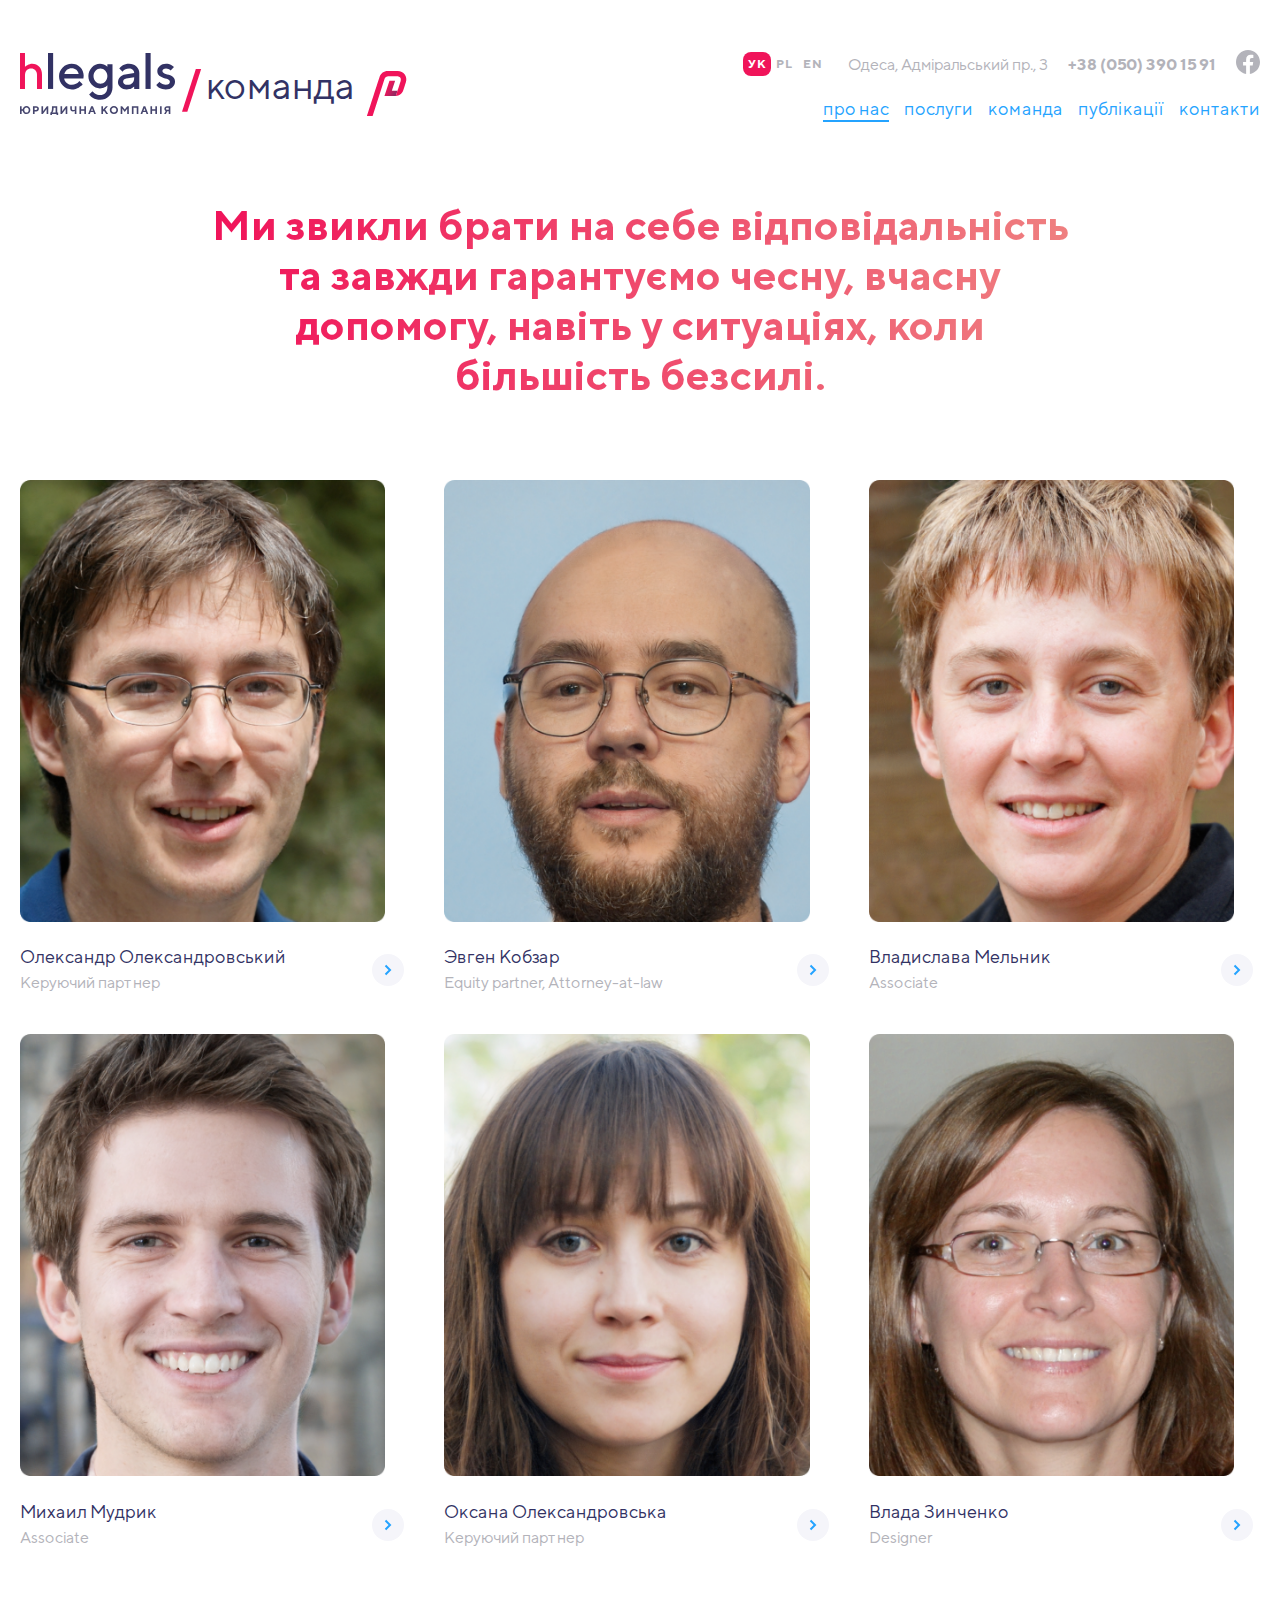
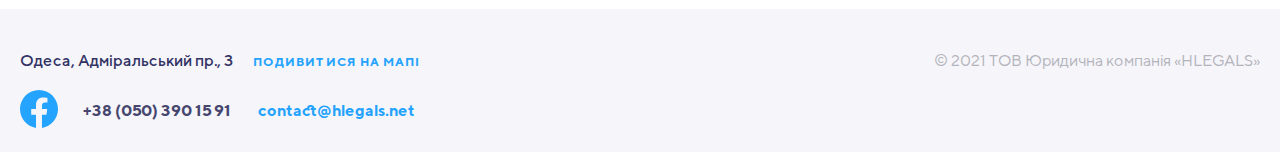
<file: team.html>
<!DOCTYPE html>
<html lang="zxx">

<head>
  <meta charset="UTF-8">
  <meta http-equiv="X-UA-Compatible" content="IE=edge">
  <meta name="viewport" content="width=device-width, initial-scale=1.0">
  <link rel="stylesheet" href="assets/css/style.css">
  <title>Team Hlegals</title>
</head>

<body>

  <header class="page-header page-header--about">

    <div class="page-header__grid page-header__grid--alt">
      <div class="page-header__logo page-header__logo--secondary">
        <a class="page-header__logo-link" href="index.html">
          <img class="page-header__logo-image" src="assets/img/logo-about.svg" alt="logo">
          <img class="page-header__logo-img" src="assets/img/logo-about-min.svg" alt="logo">
        </a>
        <span class="page-header__logo-title--about">команда</span>
      </div>

      <nav class="page-header__menu menu menu--alt">
        <div class="menu__btn menu__btn--alt menu__btn--second">
          <span class="menu__btn-row menu__btn-row--second"></span>
          <span class="menu__btn-row menu__btn-row--second"></span>
          <span class="menu__btn-row menu__btn-row--second"></span>
        </div>

        <ul class="menu__list menu__list--alt menu__list--about">
          <li class="menu__item menu__item--active menu__item--second">
            <a class="menu__link menu__link--about" href="">про нас</a>
          </li>
          <li class="menu__item menu__item">
            <a class="menu__link menu__link--about" href="services.html">послуги</a>
          </li>
          <li class="menu__item">
            <a class="menu__link menu__link--about" href="">команда</a>
          </li>
          <li class="menu__item">
            <a class="menu__link menu__link--about" href="">публікації</a>
          </li>
          <li class="menu__item">
            <a class="menu__link menu__link--about" href="">контакти</a>
          </li>
        </ul>

      </nav>

      <nav class="page-header__actions actions actions--alt actions--second">
        <div class="actions__languages">
          <a class="actions__languages-link -active" href="">УК</a>
          <a class="actions__languages-link" href="">PL</a>
          <a class="actions__languages-link" href="">EN</a>
        </div>

        <address class="actions__locations actions__locations--alt actions__locations--about">
          <a class="actions__locations-link" href="">Одеса, Адміральський пр., 3</a>
        </address>

        <div class="actions__phones actions__phones--alt">
          <a class="actions__phones-link" href="tel:+380503901591"> +38 (050) 390 15 91</a>
        </div>

        <div class="actions__socials actions__socials--alt">
          <a class="actions__socials-link" href="">
            <img class="actions__socials-image" src="assets/img/facebook-gray.svg" alt="facebook">
          </a>
        </div>
      </nav>
    </div>
  </header>

  <main class="team-mein">

    <section class="teammates">
      <div class="container">
        <h2 class="teammates__title">Ми звикли брати на себе відповідальність та завжди гарантуємо чесну, вчасну
          допомогу, навіть у ситуаціях, коли більшість безсилі.</h2>

        <div class="teammates__wrap">
          <div class="teammates__item">

            <div class="teammates__picture">
              <img class="teammates__image" src="assets/img/team-1.png" alt="Олександр Олександровський">
            </div>
            <div class="teammates__text-box">
              <div class="teammates__description">
                <a class="teammates__description-link" href="">
                  <p class="teammates__name">Олександр Олександровський</p>
                </a>
                <p class="teammates__position">Керуючий партнер</p>
              </div>

              <div class="teammates__way">
                <a class="teammates__link" href="">
                  <img class="teammates__link-image" src="assets/img/link-arrow.svg" alt="link">
                </a>
              </div>
            </div>
          </div>

          <div class="teammates__item">

            <div class="teammates__picture">
              <img class="teammates__image" src="assets/img/team-2.png" alt="Оксана Кобзар">
            </div>
            <div class="teammates__text-box">
              <div class="teammates__description">
                <a class="teammates__description-link" href="">
                  <p class="teammates__name">Эвген Кобзар</p>
                </a>
                <p class="teammates__position">Equity partner, Attorney-at-law</p>
              </div>

              <div class="teammates__way">
                <a class="teammates__link" href="">
                  <img class="teammates__link-image" src="assets/img/link-arrow.svg" alt="link">
                </a>
              </div>
            </div>
          </div>

          <div class="teammates__item">

            <div class="teammates__picture">
              <img class="teammates__image" src="assets/img/team-3.png" alt="Владислав Мельник">
            </div>
            <div class="teammates__text-box">
              <div class="teammates__description">
                <a class="teammates__description-link" href="">
                  <p class="teammates__name">Владислава Мельник</p>
                </a>
                <p class="teammates__position">Associate</p>
              </div>

              <div class="teammates__way">
                <a class="teammates__link" href="">
                  <img class="teammates__link-image" src="assets/img/link-arrow.svg" alt="link">
                </a>
              </div>
            </div>
          </div>

          <div class="teammates__item">

            <div class="teammates__picture">
              <img class="teammates__image" src="assets/img/team-4.png" alt="Владислав Мельник">
            </div>
            <div class="teammates__text-box">
              <div class="teammates__description">
                <a class="teammates__description-link" href="">
                  <p class="teammates__name">Михаил Мудрик</p>
                </a>
                <p class="teammates__position">Associate</p>
              </div>

              <div class="teammates__way">
                <a class="teammates__link" href="">
                  <img class="teammates__link-image" src="assets/img/link-arrow.svg" alt="link">
                </a>
              </div>
            </div>
          </div>

          <div class="teammates__item">

            <div class="teammates__picture">
              <img class="teammates__image" src="assets/img/team-5.png" alt="Олександр Олександровський">
            </div>
            <div class="teammates__text-box">
              <div class="teammates__description">
                <a class="teammates__description-link" href="">
                  <p class="teammates__name">Оксана Олександровська</p>
                </a>
                <p class="teammates__position">Керуючий партнер</p>
              </div>

              <div class="teammates__way">
                <a class="teammates__link" href="">
                  <img class="teammates__link-image" src="assets/img/link-arrow.svg" alt="link">
                </a>
              </div>
            </div>
          </div>

          <div class="teammates__item">

            <div class="teammates__picture">
              <img class="teammates__image" src="assets/img/team-6.png" alt="Олег Зинченко">
            </div>
            <div class="teammates__text-box">
              <div class="teammates__description">
                <a class="teammates__description-link" href="">
                  <p class="teammates__name">Влада Зинченко</p>
                </a>
                <p class="teammates__position">Designer</p>
              </div>

              <div class="teammates__way">
                <a class="teammates__link" href="">
                  <img class="teammates__link-image" src="assets/img/link-arrow.svg" alt="link">
                </a>
              </div>
            </div>
          </div>
        </div>
      </div>
    </section>
  </main>



  <footer class="page-footer page-footer--alt">
    <div class="page-footer__container">

      <div class="page-footer__content page-footer__content--alt">

        <nav class="page-footer__menu">

          <address class="page-footer__locations">
            <a class="page-footer__locations-link" href="">Одеса, Адміральський пр., 3</a>
          </address>

          <div class="page-footer__map">
            <a class="page-footer__map-link" href="">Подивитися на мапі</a>
          </div>

          <div class="page-footer__socials">
            <a class="page-footer__socials-link" href="">
              <img class="page-footer__socials-image" src="assets/img/facebook-active.svg" alt="facebook">
            </a>
          </div>

          <div class="page-footer__phones">
            <a class="page-footer__phones-link" href="tel:+380503901591"> +38 (050) 390 15 91</a>
          </div>

          <div class="page-footer__email">
            <a class="page-footer__email-link" href="mailto:contact@hlegals.net">contact@hlegals.net</a>
          </div>
        </nav>

        <div class="page-footer__copyright">
          <p class="page-footer__copyright-text">© 2021 ТОВ Юридична компанія «HLEGALS»</p>
        </div>
      </div>
    </div>
  </footer>

</body>

</html>
</file>
